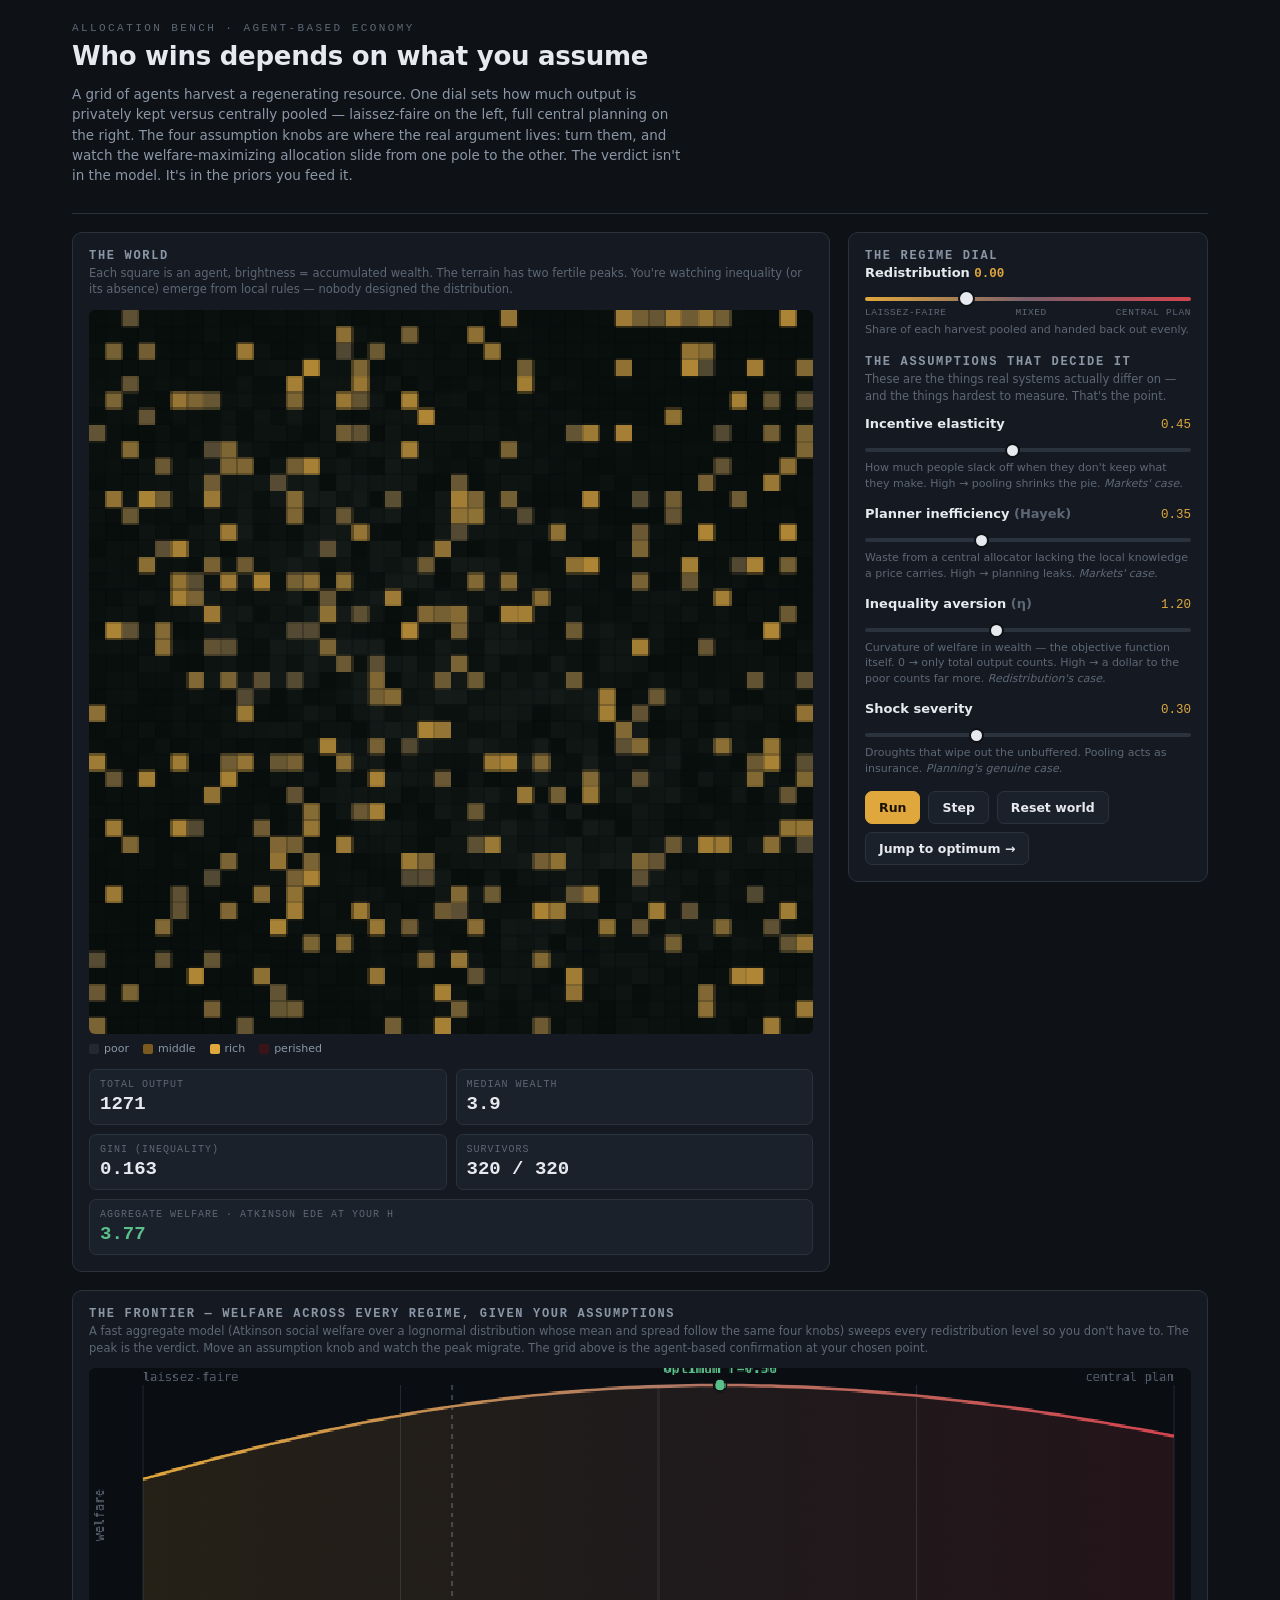
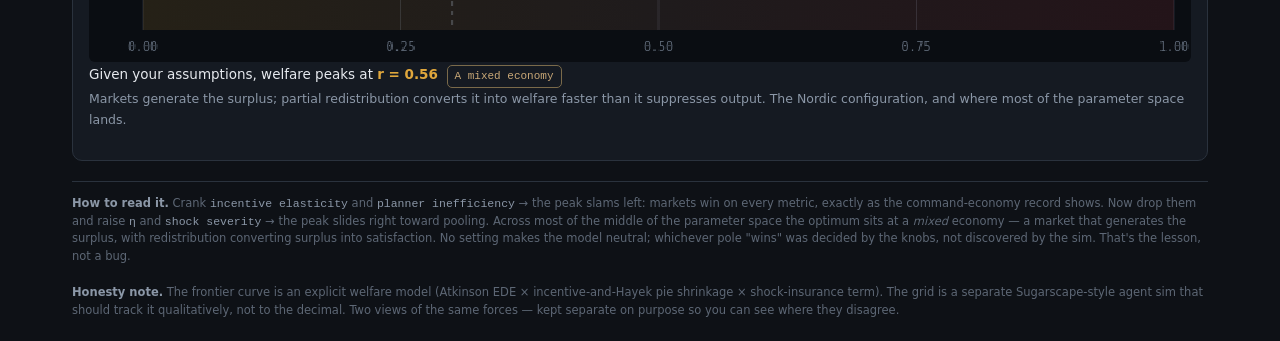
<file: allocation_bench.html>
<!DOCTYPE html>
<!-- saved from url=(0049)file:///C:/Users/Coors/Downloads/economy_sim.html -->
<html lang="en"><head><meta http-equiv="Content-Type" content="text/html; charset=UTF-8">

<meta name="viewport" content="width=device-width, initial-scale=1.0">
<title>Allocation Bench</title>
<style>
  :root{
    --bg:#0e1116;
    --panel:#151a22;
    --panel-2:#1b212b;
    --line:#2a323d;
    --ink:#e6e9ee;
    --ink-dim:#8b97a7;
    --ink-faint:#5d6775;
    --market:#e0a73c;     /* gold — private allocation */
    --plan:#d3454f;       /* crimson — central allocation */
    --good:#5bbf8a;
    --mono: ui-monospace, "SF Mono", "JetBrains Mono", Menlo, Consolas, monospace;
    --sans: system-ui, -apple-system, "Segoe UI", Roboto, sans-serif;
  }
  *{box-sizing:border-box}
  html,body{margin:0;background:var(--bg);color:var(--ink);font-family:var(--sans);-webkit-font-smoothing:antialiased}
  body{padding:22px;max-width:1180px;margin:0 auto}
  a{color:var(--market)}

  header{margin-bottom:18px;border-bottom:1px solid var(--line);padding-bottom:14px}
  .kicker{font-family:var(--mono);font-size:11px;letter-spacing:.22em;text-transform:uppercase;color:var(--ink-faint)}
  h1{margin:.25em 0 .15em;font-size:26px;font-weight:650;letter-spacing:-.01em}
  .sub{color:var(--ink-dim);font-size:13.5px;max-width:72ch;line-height:1.5}

  .grid{display:grid;grid-template-columns:minmax(320px,1fr) 360px;gap:18px;align-items:start}
  @media(max-width:880px){.grid{grid-template-columns:1fr}}

  .card{background:var(--panel);border:1px solid var(--line);border-radius:10px;padding:16px}
  .card h2{margin:0 0 2px;font-size:12px;font-family:var(--mono);letter-spacing:.14em;text-transform:uppercase;color:var(--ink-dim);font-weight:600}
  .card .hint{font-size:11.5px;color:var(--ink-faint);margin:0 0 12px;line-height:1.45}

  canvas{display:block;width:100%;image-rendering:pixelated;border-radius:6px;background:#0a0d12}

  /* metric readouts */
  .readouts{display:grid;grid-template-columns:repeat(2,1fr);gap:9px;margin-top:14px}
  .metric{background:var(--panel-2);border:1px solid var(--line);border-radius:7px;padding:9px 10px}
  .metric .label{font-size:10px;font-family:var(--mono);letter-spacing:.1em;text-transform:uppercase;color:var(--ink-faint)}
  .metric .val{font-family:var(--mono);font-size:19px;font-weight:600;margin-top:3px;font-variant-numeric:tabular-nums}

  /* controls */
  .knob{margin-bottom:15px}
  .knob .row{display:flex;justify-content:space-between;align-items:baseline;margin-bottom:5px}
  .knob .name{font-size:13px;font-weight:550}
  .knob .num{font-family:var(--mono);font-size:12.5px;color:var(--market);font-variant-numeric:tabular-nums}
  .knob .desc{font-size:11px;color:var(--ink-faint);line-height:1.4;margin-top:4px}
  input[type=range]{-webkit-appearance:none;width:100%;height:4px;border-radius:3px;background:var(--line);outline:none;margin:2px 0}
  input[type=range]::-webkit-slider-thumb{-webkit-appearance:none;width:15px;height:15px;border-radius:50%;background:var(--ink);border:2px solid var(--bg);cursor:pointer}
  input[type=range]::-moz-range-thumb{width:15px;height:15px;border-radius:50%;background:var(--ink);border:2px solid var(--bg);cursor:pointer;border-width:2px}
  input[type=range]:focus-visible::-webkit-slider-thumb{box-shadow:0 0 0 3px rgba(224,167,60,.4)}

  /* the regime spectrum slider gets the gold->crimson track */
  #redis{background:linear-gradient(90deg,var(--market),#7a5f6a 50%,var(--plan))}
  #redis::-webkit-slider-thumb{background:var(--ink);width:17px;height:17px}

  .spectrum-labels{display:flex;justify-content:space-between;font-family:var(--mono);font-size:9.5px;letter-spacing:.06em;text-transform:uppercase;color:var(--ink-faint);margin-top:2px}

  .btns{display:flex;gap:8px;flex-wrap:wrap;margin-top:6px}
  button{font-family:var(--sans);font-size:12.5px;font-weight:550;color:var(--ink);background:var(--panel-2);border:1px solid var(--line);border-radius:7px;padding:8px 13px;cursor:pointer;transition:border-color .12s,background .12s}
  button:hover{border-color:var(--ink-faint)}
  button:focus-visible{outline:2px solid var(--market);outline-offset:1px}
  button.primary{background:var(--market);color:#1a1206;border-color:var(--market)}
  button.primary[data-running="true"]{background:var(--panel-2);color:var(--ink);border-color:var(--line)}

  /* frontier / verdict */
  .verdict{font-size:13.5px;line-height:1.55;color:var(--ink);margin-top:2px}
  .verdict b{color:var(--market)}
  .tag{font-family:var(--mono);font-size:11px;padding:2px 7px;border-radius:5px;border:1px solid;display:inline-block}
  .tag.mkt{color:var(--market);border-color:var(--market)}
  .tag.mix{color:#c9a877;border-color:#7a6a4a}
  .tag.plan{color:var(--plan);border-color:var(--plan)}

  footer{margin-top:20px;color:var(--ink-faint);font-size:11.5px;line-height:1.55;border-top:1px solid var(--line);padding-top:13px}
  code{font-family:var(--mono);font-size:11.5px;color:var(--ink-dim)}
  .legend{display:flex;gap:14px;font-size:11px;color:var(--ink-dim);margin-top:8px;flex-wrap:wrap}
  .legend span{display:flex;align-items:center;gap:5px}
  .sw{width:10px;height:10px;border-radius:2px;display:inline-block}
</style>
</head>
<body>
<header>
  <div class="kicker">Allocation Bench · agent-based economy</div>
  <h1>Who wins depends on what you assume</h1>
  <p class="sub">A grid of agents harvest a regenerating resource. One dial sets how much output is privately kept versus centrally pooled — laissez-faire on the left, full central planning on the right. The four assumption knobs are where the real argument lives: turn them, and watch the welfare-maximizing allocation slide from one pole to the other. The verdict isn't in the model. It's in the priors you feed it.</p>
</header>

<div class="grid">
  <!-- LEFT: world + live metrics -->
  <div class="card">
    <h2>The world</h2>
    <p class="hint">Each square is an agent, brightness = accumulated wealth. The terrain has two fertile peaks. You're watching inequality (or its absence) emerge from local rules — nobody designed the distribution.</p>
    <canvas id="world" width="320" height="320" aria-label="agent grid"></canvas>
    <div class="legend">
      <span><i class="sw" style="background:#222932"></i>poor</span>
      <span><i class="sw" style="background:#7a5a1e"></i>middle</span>
      <span><i class="sw" style="background:#e0a73c"></i>rich</span>
      <span><i class="sw" style="background:#3a1417"></i>perished</span>
    </div>
    <div class="readouts">
      <div class="metric"><div class="label">Total output</div><div class="val" id="m-out">1279</div></div>
      <div class="metric"><div class="label">Median wealth</div><div class="val" id="m-med">4.0</div></div>
      <div class="metric"><div class="label">Gini (inequality)</div><div class="val" id="m-gini">0.170</div></div>
      <div class="metric"><div class="label">Survivors</div><div class="val" id="m-surv">320 / 320</div></div>
    </div>
    <div class="metric" style="margin-top:9px">
      <div class="label">Aggregate welfare · Atkinson EDE at your η</div>
      <div class="val" id="m-welf" style="color:var(--good)">3.77</div>
    </div>
  </div>

  <!-- RIGHT: controls -->
  <div class="card">
    <h2>The regime dial</h2>
    <div class="knob">
      <div class="row"><span class="name">Redistribution&nbsp;<span class="num" id="v-redis">0.00</span></span></div>
      <input type="range" id="redis" min="0" max="1" step="0.01" value="0.30">
      <div class="spectrum-labels"><span>laissez-faire</span><span>mixed</span><span>central plan</span></div>
      <div class="desc">Share of each harvest pooled and handed back out evenly.</div>
    </div>

    <h2 style="margin-top:18px">The assumptions that decide it</h2>
    <p class="hint">These are the things real systems actually differ on — and the things hardest to measure. That's the point.</p>

    <div class="knob">
      <div class="row"><span class="name">Incentive elasticity</span><span class="num" id="v-inc">0.45</span></div>
      <input type="range" id="inc" min="0" max="1" step="0.01" value="0.45">
      <div class="desc">How much people slack off when they don't keep what they make. High → pooling shrinks the pie. <i>Markets' case.</i></div>
    </div>

    <div class="knob">
      <div class="row"><span class="name">Planner inefficiency <span style="color:var(--ink-faint)">(Hayek)</span></span><span class="num" id="v-plan">0.35</span></div>
      <input type="range" id="plan" min="0" max="1" step="0.01" value="0.35">
      <div class="desc">Waste from a central allocator lacking the local knowledge a price carries. High → planning leaks. <i>Markets' case.</i></div>
    </div>

    <div class="knob">
      <div class="row"><span class="name">Inequality aversion <span style="color:var(--ink-faint)">(η)</span></span><span class="num" id="v-eta">1.20</span></div>
      <input type="range" id="eta" min="0" max="3" step="0.05" value="1.20">
      <div class="desc">Curvature of welfare in wealth — the objective function itself. 0 → only total output counts. High → a dollar to the poor counts far more. <i>Redistribution's case.</i></div>
    </div>

    <div class="knob">
      <div class="row"><span class="name">Shock severity</span><span class="num" id="v-shock">0.30</span></div>
      <input type="range" id="shock" min="0" max="0.9" step="0.01" value="0.30">
      <div class="desc">Droughts that wipe out the unbuffered. Pooling acts as insurance. <i>Planning's genuine case.</i></div>
    </div>

    <div class="btns">
      <button class="primary" id="run">Run</button>
      <button id="step">Step</button>
      <button id="reset">Reset world</button>
      <button id="jump">Jump to optimum →</button>
    </div>
  </div>
</div>

<!-- FRONTIER: the verdict that moves -->
<div class="card" style="margin-top:18px">
  <h2>The frontier — welfare across every regime, given your assumptions</h2>
  <p class="hint">A fast aggregate model (Atkinson social welfare over a lognormal distribution whose mean and spread follow the same four knobs) sweeps every redistribution level so you don't have to. The peak is the verdict. Move an assumption knob and watch the peak migrate. The grid above is the agent-based confirmation at your chosen point.</p>
  <canvas id="frontier" width="900" height="240" aria-label="welfare versus redistribution"></canvas>
  <p class="verdict" id="verdict">Given your assumptions, welfare peaks at <b>r = 0.56</b> &nbsp;<span class="tag mix">A mixed economy</span><br><span style="color:var(--ink-dim);font-size:12.5px">Markets generate the surplus; partial redistribution converts it into welfare faster than it suppresses output. The Nordic configuration, and where most of the parameter space lands.</span></p>
</div>

<footer>
  <b style="color:var(--ink-dim)">How to read it.</b> Crank <code>incentive elasticity</code> and <code>planner inefficiency</code> → the peak slams left: markets win on every metric, exactly as the command-economy record shows. Now drop them and raise <code>η</code> and <code>shock severity</code> → the peak slides right toward pooling. Across most of the middle of the parameter space the optimum sits at a <i>mixed</i> economy — a market that generates the surplus, with redistribution converting surplus into satisfaction. No setting makes the model neutral; whichever pole "wins" was decided by the knobs, not discovered by the sim. That's the lesson, not a bug.<br><br>
  <b style="color:var(--ink-dim)">Honesty note.</b> The frontier curve is an explicit welfare model (Atkinson EDE × incentive-and-Hayek pie shrinkage × shock-insurance term). The grid is a separate Sugarscape-style agent sim that should track it qualitatively, not to the decimal. Two views of the same forces — kept separate on purpose so you can see where they disagree.
</footer>

<script>
(function(){
  "use strict";

  // ---------- math helpers ----------
  function normInv(p){
    p=Math.min(1-1e-9,Math.max(1e-9,p));
    const a=[-3.969683028665376e+01,2.209460984245205e+02,-2.759285104469687e+02,1.383577518672690e+02,-3.066479806614716e+01,2.506628277459239e+00];
    const b=[-5.447609879822406e+01,1.615858368580409e+02,-1.556989798598866e+02,6.680131188771972e+01,-1.328068155288572e+01];
    const c=[-7.784894002430293e-03,-3.223964580411365e-01,-2.400758277161838e+00,-2.549732539343734e+00,4.374664141464968e+00,2.938163982698783e+00];
    const d=[7.784695709041462e-03,3.224671290700398e-01,2.445134137142996e+00,3.754408661907416e+00];
    const pl=0.02425,ph=1-pl;let q,r;
    if(p<pl){q=Math.sqrt(-2*Math.log(p));return(((((c[0]*q+c[1])*q+c[2])*q+c[3])*q+c[4])*q+c[5])/((((d[0]*q+d[1])*q+d[2])*q+d[3])*q+1);}
    if(p<=ph){q=p-0.5;r=q*q;return(((((a[0]*r+a[1])*r+a[2])*r+a[3])*r+a[4])*r+a[5])*q/(((((b[0]*r+b[1])*r+b[2])*r+b[3])*r+b[4])*r+1);}
    q=Math.sqrt(-2*Math.log(1-p));return-(((((c[0]*q+c[1])*q+c[2])*q+c[3])*q+c[4])*q+c[5])/((((d[0]*q+d[1])*q+d[2])*q+d[3])*q+1);
  }

  function giniOf(arr){
    const a=arr.filter(x=>x>0).sort((x,y)=>x-y);const n=a.length;if(n===0)return 0;
    let cum=0,s=0;for(let i=0;i<n;i++){s+=a[i];cum+=s;}
    return s===0?0:(n+1-2*cum/s)/n;
  }
  function median(arr){const a=arr.slice().sort((x,y)=>x-y);const n=a.length;if(!n)return 0;return n%2?a[(n-1)/2]:(a[n/2-1]+a[n/2])/2;}

  // Atkinson equally-distributed-equivalent on a real sample
  function edeSample(arr,eta){
    const a=arr.filter(x=>x>0);const n=a.length;if(!n)return 0;
    if(Math.abs(eta-1)<1e-6){let s=0;for(const x of a)s+=Math.log(x);return Math.exp(s/n);}
    let s=0;const p=1-eta;for(const x of a)s+=Math.pow(x,p);
    const m=s/n;return m<=0?0:Math.pow(m,1/p);
  }

  const P={redis:0.30,inc:0.45,plan:0.35,eta:1.20,shock:0.30};
  const BASE_GINI=0.62; // laissez-faire inequality the aggregate model assumes

  // ---------- aggregate frontier model ----------
  // welfare as a function of redistribution r, given the four knobs
  function welfare(r){
    const gini=Math.min(0.97,Math.max(0.02,BASE_GINI*(1-r)));         // pooling compresses spread
    const pie=Math.max(0,(1-P.inc*r)*(1-P.plan*r));                   // incentives + Hayek shrink the pie
    const sigma=Math.SQRT2*normInv((gini+1)/2);                       // lognormal spread from gini
    const ede=pie*Math.exp(-P.eta*sigma*sigma/2);                     // Atkinson EDE per capita
    const shockLoss=P.shock*(1-r);                                    // pooling insures against shocks
    return Math.max(0,ede*(1-shockLoss));
  }
  function optimum(){
    let best=-1,br=0;for(let r=0;r<=1.0001;r+=0.005){const w=welfare(r);if(w>best){best=w;br=r;}}
    return{r:br,w:best};
  }

  // ---------- agent world ----------
  const GW=44,GH=44,N=320;
  const world=document.getElementById('world');
  const wctx=world.getContext('2d');
  let cap=new Float32Array(GW*GH), res=new Float32Array(GW*GH);
  let agents=[];
  let pool=0; // visual only

  function seedTerrain(){
    const peaks=[[14,15,9],[30,30,10]];
    for(let y=0;y<GH;y++)for(let x=0;x<GW;x++){
      let c=0.4;
      for(const[px,py,pr]of peaks){const d=Math.hypot(x-px,y-py);c+=4.2*Math.exp(-(d*d)/(2*pr*pr));}
      cap[y*GW+x]=c;res[y*GW+x]=c*Math.random();
    }
  }
  function spawn(){
    agents=[];const occ=new Set();
    for(let i=0;i<N;i++){
      let x,y,k,tries=0;
      do{x=(Math.random()*GW)|0;y=(Math.random()*GH)|0;k=y*GW+x;tries++;}while(occ.has(k)&&tries<50);
      occ.add(k);
      agents.push({x,y,wealth:2+Math.random()*4,metab:0.55+Math.random()*1.1,vision:1+((Math.random()*4)|0),alive:true,gain:0});
    }
  }
  function reset(){seedTerrain();spawn();pool=0;tick.count=0;draw();computeMetrics();}

  function occMap(){const m=new Int8Array(GW*GH);for(const a of agents)if(a.alive)m[a.y*GW+a.x]=1;return m;}

  function step(){
    const r=P.redis,effort=Math.max(0,1-P.inc*r);
    const occ=occMap();
    // shock?
    let shockCells=null;
    if(Math.random()<0.06 && P.shock>0){
      const cx=(Math.random()*GW)|0,cy=(Math.random()*GH)|0,rad=6+((Math.random()*5)|0);
      shockCells={cx,cy,rad};
      for(let y=0;y<GH;y++)for(let x=0;x<GW;x++){if(Math.hypot(x-cx,y-cy)<rad)res[y*GW+x]*=(1-P.shock);}
    }
    // move + harvest
    let pooled=0;
    for(const a of agents){
      if(!a.alive)continue;
      occ[a.y*GW+a.x]=0;
      let bx=a.x,by=a.y,bv=res[a.y*GW+a.x];
      for(let dx=-a.vision;dx<=a.vision;dx++){
        const nx=a.x+dx;if(nx<0||nx>=GW)continue;
        if(res[a.y*GW+nx]>bv&&!occ[a.y*GW+nx]){bv=res[a.y*GW+nx];bx=nx;by=a.y;}
      }
      for(let dy=-a.vision;dy<=a.vision;dy++){
        const ny=a.y+dy;if(ny<0||ny>=GH)continue;
        if(res[ny*GW+a.x]>bv&&!occ[ny*GW+a.x]){bv=res[ny*GW+a.x];bx=a.x;by=ny;}
      }
      a.x=bx;a.y=by;occ[by*GW+bx]=1;
      const cell=by*GW+bx;
      const got=res[cell]*effort;
      a.gain=got;res[cell]=0;
      const tax=got*r;pooled+=tax;
      a.wealth+=got-tax;
    }
    // redistribute (minus Hayek waste), evenly
    const aliveArr=agents.filter(a=>a.alive);
    const distributable=pooled*(1-P.plan*r);
    pool=distributable;
    if(aliveArr.length){const share=distributable/aliveArr.length;for(const a of aliveArr)a.wealth+=share;}
    // metabolism + shock drain + death
    for(const a of agents){
      if(!a.alive)continue;
      let drain=a.metab;
      if(shockCells&&Math.hypot(a.x-shockCells.cx,a.y-shockCells.cy)<shockCells.rad)drain+=P.shock*2.0;
      a.wealth-=drain;
      if(a.wealth<=0){a.alive=false;a.wealth=0;}
    }
    // regrow
    for(let i=0;i<res.length;i++){res[i]=Math.min(cap[i],res[i]+cap[i]*0.10);}
    tick.count=(tick.count||0)+1;
  }
  function tick(){step();draw();computeMetrics();}

  // ---------- rendering ----------
  function draw(){
    const px=world.width/GW;
    // terrain substrate
    for(let y=0;y<GH;y++)for(let x=0;x<GW;x++){
      const f=res[y*GW+x]/5.5;
      const g=Math.max(0,Math.min(1,f));
      const v=(10+g*16)|0;
      wctx.fillStyle='rgb('+(v-2)+','+(v+4)+','+(v+2)+')';
      wctx.fillRect(x*px,y*px,px,px);
    }
    // agents
    const ws=agents.filter(a=>a.alive).map(a=>a.wealth);
    const mx=ws.length?Math.max(8,...ws):8;
    for(const a of agents){
      if(!a.alive){wctx.fillStyle='#3a1417';wctx.fillRect(a.x*px,a.y*px,px,px);continue;}
      const t=Math.min(1,a.wealth/mx);
      // ramp: dim slate -> gold
      const rr=(34+(224-34)*t)|0, gg=(41+(167-41)*t)|0, bb=(50+(60-50)*t*0.5)|0;
      wctx.fillStyle='rgb('+rr+','+gg+','+bb+')';
      wctx.fillRect(a.x*px,a.y*px,px,px);
    }
  }

  // frontier chart
  const fr=document.getElementById('frontier');const fctx=fr.getContext('2d');
  function drawFrontier(){
    const W=fr.width,H=fr.height,padL=44,padR=14,padT=14,padB=26;
    fctx.clearRect(0,0,W,H);
    const xs=[],ys=[];let wmax=1e-9;
    for(let r=0;r<=1.0001;r+=0.01){const w=welfare(r);xs.push(r);ys.push(w);if(w>wmax)wmax=w;}
    const X=r=>padL+(W-padL-padR)*r;
    const Y=w=>H-padB-(H-padT-padB)*(w/wmax);
    // grid lines
    fctx.strokeStyle='#222932';fctx.lineWidth=1;fctx.font='10px '+getMono();
    fctx.fillStyle='#5d6775';fctx.textAlign='center';
    for(let r=0;r<=1.001;r+=0.25){fctx.beginPath();fctx.moveTo(X(r),padT);fctx.lineTo(X(r),H-padB);fctx.stroke();fctx.fillText(r.toFixed(2),X(r),H-9);}
    fctx.save();fctx.translate(12,H/2);fctx.rotate(-Math.PI/2);fctx.fillText('welfare',0,0);fctx.restore();
    fctx.textAlign='left';fctx.fillText('laissez-faire',padL,11);
    fctx.textAlign='right';fctx.fillText('central plan',W-padR,11);
    // current-r marker
    fctx.strokeStyle='#3a434f';fctx.setLineDash([4,4]);
    fctx.beginPath();fctx.moveTo(X(P.redis),padT);fctx.lineTo(X(P.redis),H-padB);fctx.stroke();fctx.setLineDash([]);
    // area + line with gold->crimson gradient
    const grad=fctx.createLinearGradient(padL,0,W-padR,0);
    grad.addColorStop(0,'#e0a73c');grad.addColorStop(0.5,'#b07a64');grad.addColorStop(1,'#d3454f');
    fctx.beginPath();fctx.moveTo(X(xs[0]),Y(ys[0]));
    for(let i=1;i<xs.length;i++)fctx.lineTo(X(xs[i]),Y(ys[i]));
    fctx.lineTo(X(1),H-padB);fctx.lineTo(X(0),H-padB);fctx.closePath();
    fctx.globalAlpha=0.13;fctx.fillStyle=grad;fctx.fill();fctx.globalAlpha=1;
    fctx.beginPath();fctx.moveTo(X(xs[0]),Y(ys[0]));
    for(let i=1;i<xs.length;i++)fctx.lineTo(X(xs[i]),Y(ys[i]));
    fctx.strokeStyle=grad;fctx.lineWidth=2.5;fctx.stroke();
    // optimum
    const o=optimum();
    fctx.fillStyle='#5bbf8a';fctx.beginPath();fctx.arc(X(o.r),Y(o.w),5,0,7);fctx.fill();
    fctx.strokeStyle='#0e1116';fctx.lineWidth=1.5;fctx.stroke();
    fctx.fillStyle='#5bbf8a';fctx.textAlign='center';fctx.font='600 11px '+getMono();
    const lx=Math.min(W-40,Math.max(40,X(o.r)));
    fctx.fillText('optimum r='+o.r.toFixed(2),lx,Y(o.w)-10);
    return o;
  }
  function getMono(){return 'ui-monospace, "SF Mono", Menlo, monospace';}

  function classify(r){
    if(r<0.18)return['Laissez-faire markets','mkt'];
    if(r<0.62)return['A mixed economy','mix'];
    return['Central planning','plan'];
  }

  function updateVerdict(o){
    const[label,cls]=classify(o.r);
    const v=document.getElementById('verdict');
    let why;
    if(o.r<0.18)why='Your incentive and Hayek penalties are steep enough that pooling destroys more pie than equality is worth — the command-economy outcome.';
    else if(o.r<0.62)why='Markets generate the surplus; partial redistribution converts it into welfare faster than it suppresses output. The Nordic configuration, and where most of the parameter space lands.';
    else why='With effort barely sensitive to ownership, low planner waste, severe shocks, and steep inequality aversion, pooling dominates. Note how narrow that corner of assumption-space is.';
    v.innerHTML='Given your assumptions, welfare peaks at <b>r = '+o.r.toFixed(2)+'</b> &nbsp;<span class="tag '+cls+'">'+label+'</span><br><span style="color:var(--ink-dim);font-size:12.5px">'+why+'</span>';
  }

  function computeMetrics(){
    const alive=agents.filter(a=>a.alive);
    const ws=alive.map(a=>a.wealth);
    const out=ws.reduce((s,x)=>s+x,0);
    document.getElementById('m-out').textContent=out.toFixed(0);
    document.getElementById('m-med').textContent=median(ws).toFixed(1);
    document.getElementById('m-gini').textContent=giniOf(ws).toFixed(3);
    document.getElementById('m-surv').textContent=alive.length+' / '+N;
    document.getElementById('m-welf').textContent=edeSample(ws,P.eta).toFixed(2);
  }

  function refreshModel(){const o=drawFrontier();updateVerdict(o);}

  // ---------- wiring ----------
  function bind(id,key,fmt){
    const el=document.getElementById(id),out=document.getElementById('v-'+key.replace('redis','redis'));
    const lbl={inc:'v-inc',plan:'v-plan',eta:'v-eta',shock:'v-shock',redis:'v-redis'}[key];
    const label=document.getElementById(lbl);
    el.addEventListener('input',()=>{P[key]=parseFloat(el.value);label.textContent=fmt(P[key]);refreshModel();});
  }
  bind('redis','redis',v=>v.toFixed(2));
  bind('inc','inc',v=>v.toFixed(2));
  bind('plan','plan',v=>v.toFixed(2));
  bind('eta','eta',v=>v.toFixed(2));
  bind('shock','shock',v=>v.toFixed(2));

  let timer=null;const runBtn=document.getElementById('run');
  function setRunning(on){
    if(on){runBtn.textContent='Pause';runBtn.dataset.running='true';timer=setInterval(tick,90);}
    else{runBtn.textContent='Run';runBtn.dataset.running='false';if(timer)clearInterval(timer);timer=null;}
  }
  runBtn.addEventListener('click',()=>setRunning(!timer));
  document.getElementById('step').addEventListener('click',()=>{if(timer)setRunning(false);tick();});
  document.getElementById('reset').addEventListener('click',()=>{reset();});
  document.getElementById('jump').addEventListener('click',()=>{
    const o=optimum();P.redis=o.r;document.getElementById('redis').value=o.r;
    document.getElementById('v-redis').textContent=o.r.toFixed(2);refreshModel();
  });

  reset();
  refreshModel();
})();
</script>


</body></html>
</file>
